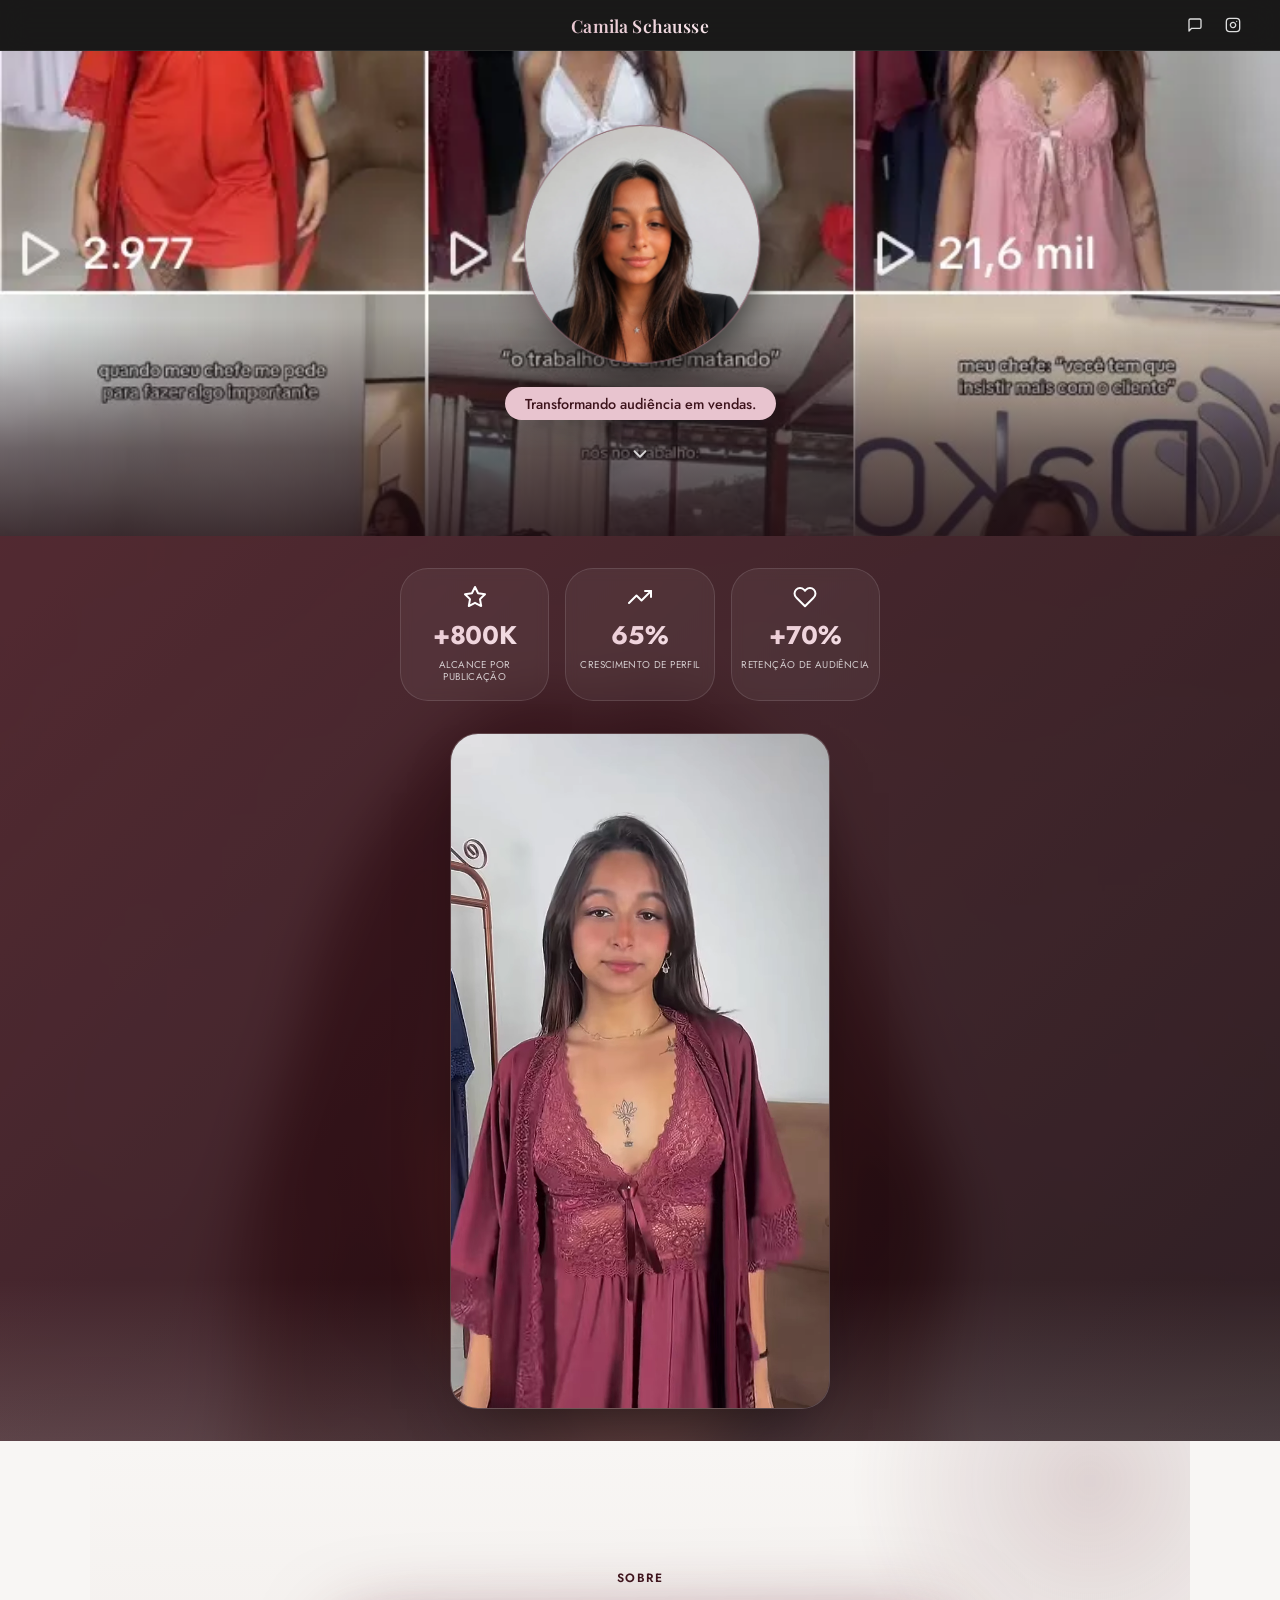
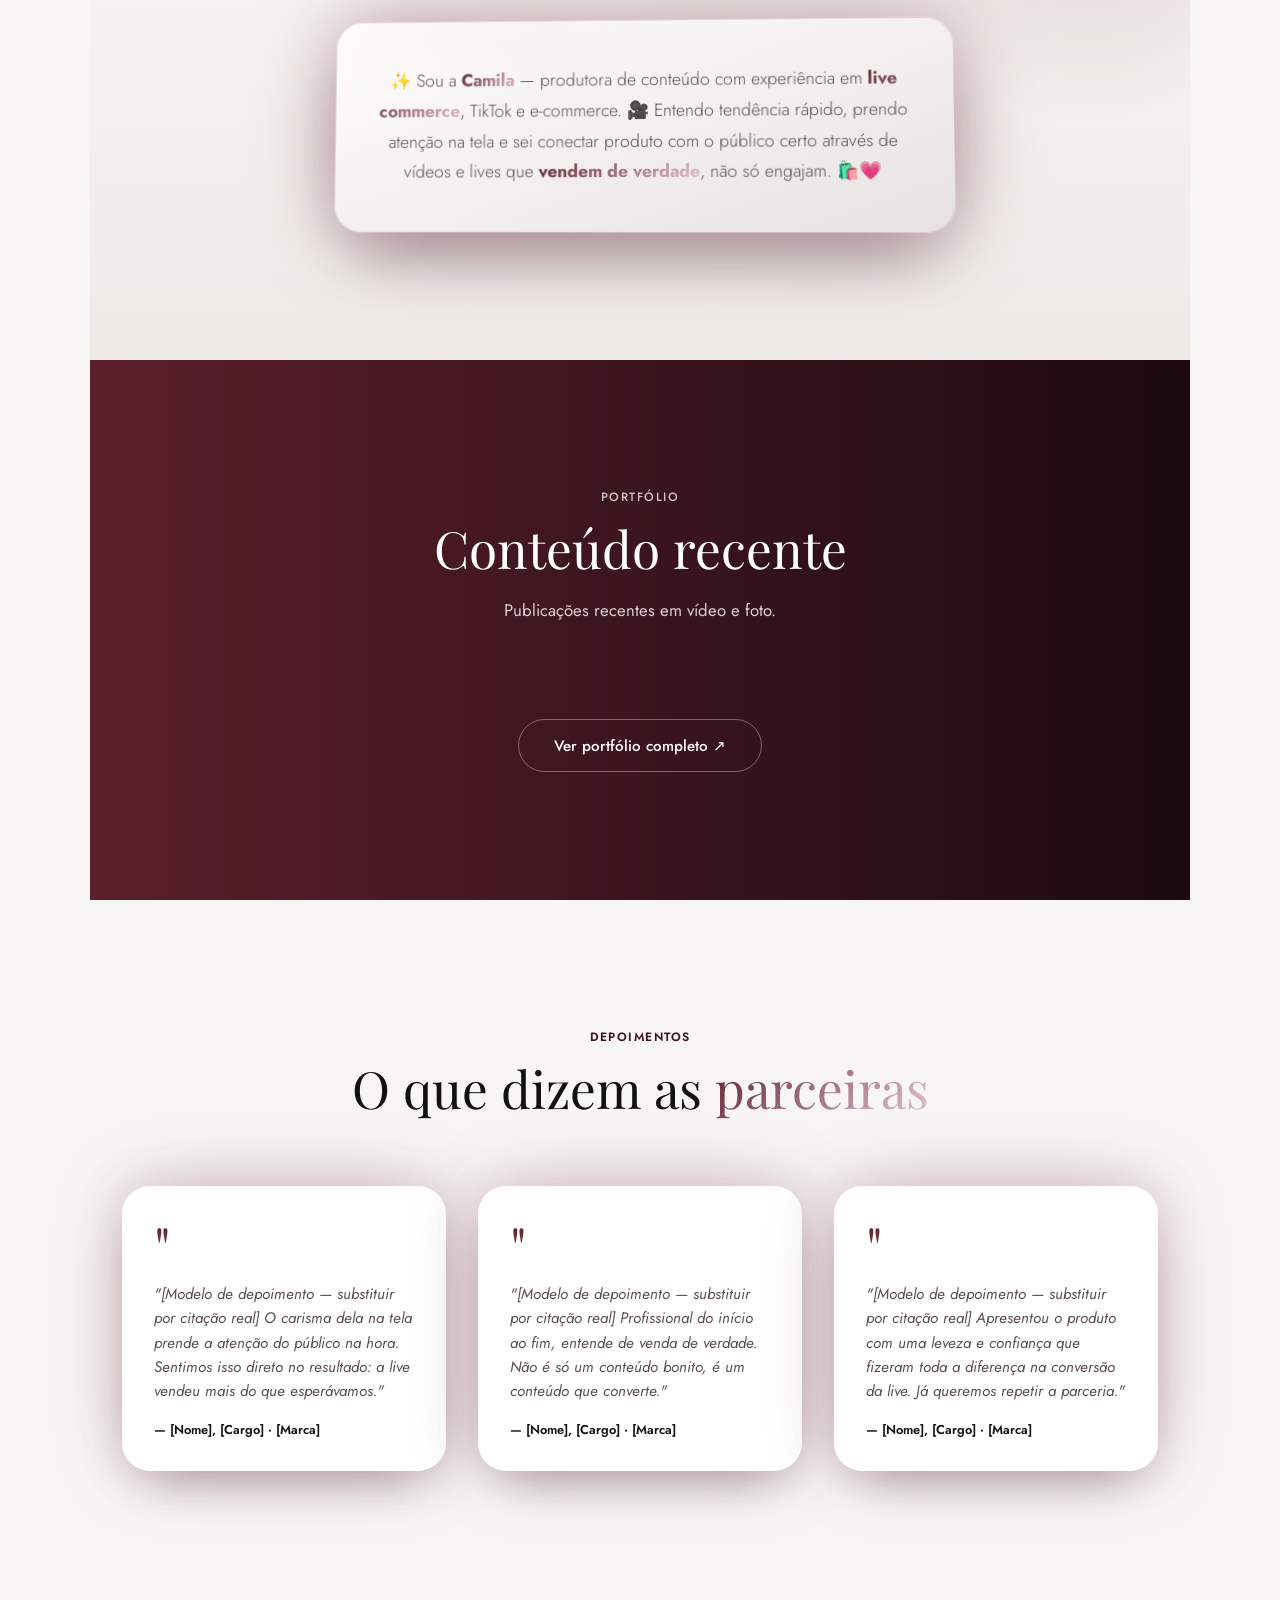
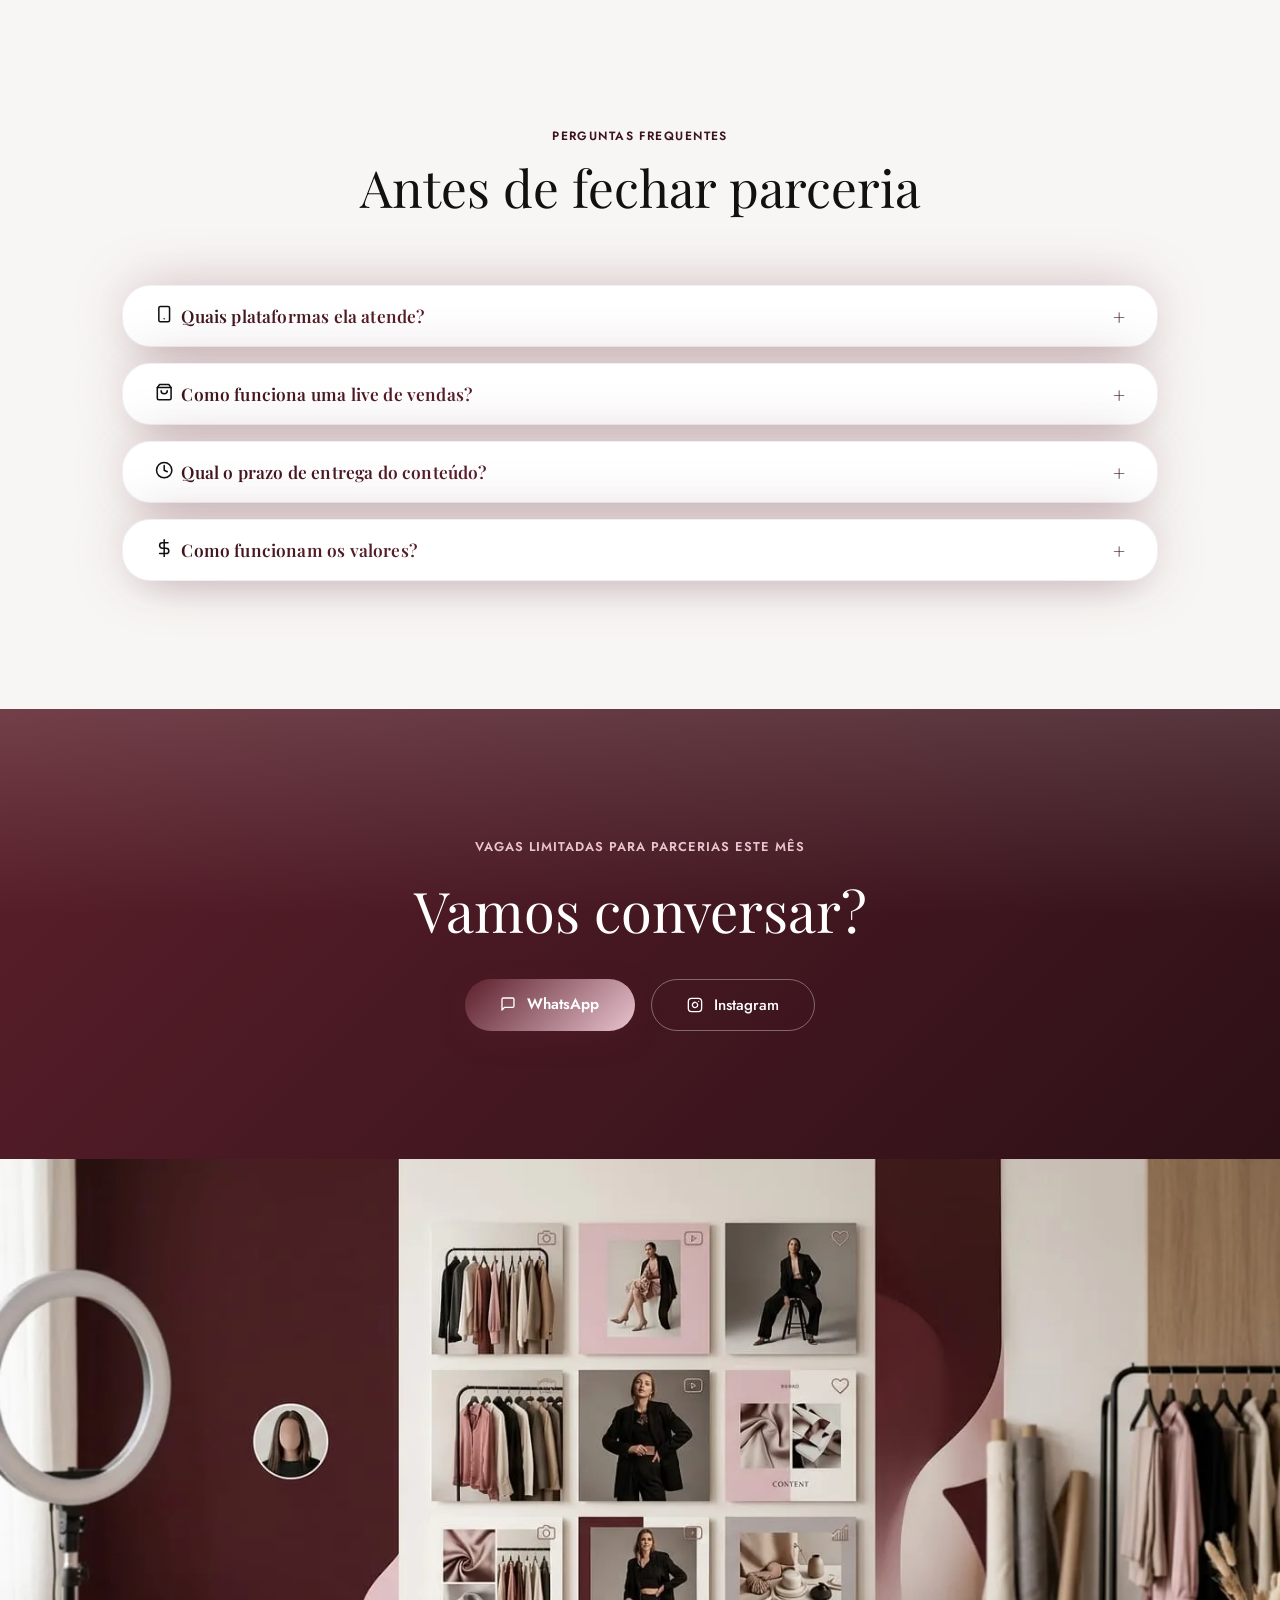
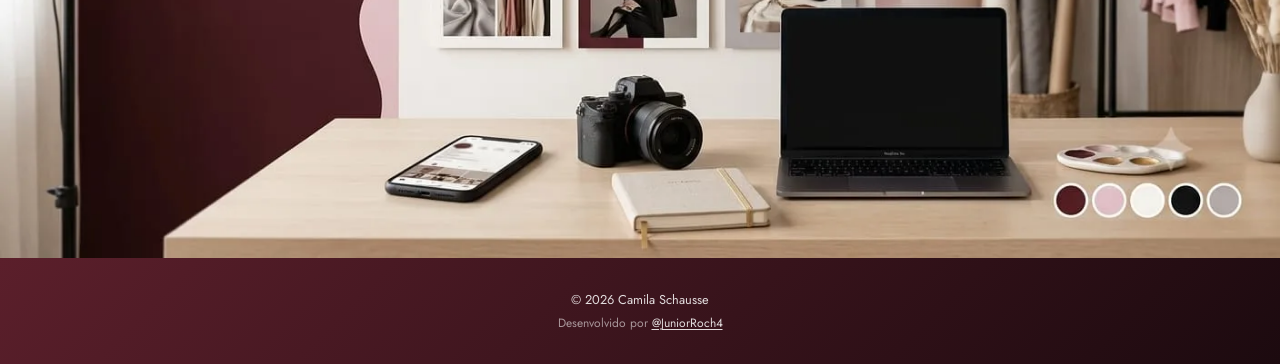
<file: index.html>
<!DOCTYPE html>
<html lang="pt-BR">
<head>
<meta charset="UTF-8">
<meta name="viewport" content="width=device-width, initial-scale=1.0, maximum-scale=1.0, user-scalable=no">
<title>Camila Schausse | Live Commerce & Conteúdo</title>
<meta name="description" content="Camila Schausse — produtora de conteúdo especializada em live commerce (TikTok), criação de vídeo e e-commerce. Parcerias e publicidade.">

<meta property="og:title" content="Camila Schausse | Live Commerce & Conteúdo">
<meta property="og:description" content="Produtora de conteúdo especializada em live commerce (TikTok), criação de vídeo e e-commerce.">
<meta property="og:type" content="website">

<link rel="preconnect" href="https://fonts.googleapis.com">
<link rel="preconnect" href="https://fonts.gstatic.com" crossorigin>
<link href="https://fonts.googleapis.com/css2?family=Playfair+Display:ital,wght@0,400;0,500;0,600;0,700;1,400;1,500;1,600&family=Jost:wght@300;400;500;600;700&display=swap" rel="stylesheet">

<link rel="stylesheet" href="css/style.css">
</head>
<body>

<!-- ========== HEADER ========== -->
<header class="site-header">
  <h1 class="site-header__name">Camila Schausse</h1>
  <nav class="site-header__menu" aria-label="Contato rápido">
    <a href="https://wa.me/5522996075002?text=Ol%C3%A1%2C%20Camila!%20Vi%20seu%20portf%C3%B3lio%20e%20tenho%20interesse%20em%20uma%20parceria%20de%20cria%C3%A7%C3%A3o%20de%20conte%C3%BAdos.%20Podemos%20conversar%3F" class="site-header__icon" target="_blank" rel="noopener" aria-label="WhatsApp">
      <svg viewBox="0 0 24 24" fill="none" stroke="currentColor" stroke-width="2" stroke-linecap="round" stroke-linejoin="round">
        <path d="M21 15a2 2 0 0 1-2 2H7l-4 4V5a2 2 0 0 1 2-2h14a2 2 0 0 1 2 2z"></path>
      </svg>
    </a>
    <a href="https://www.instagram.com/camila_schausse" class="site-header__icon" target="_blank" rel="noopener" aria-label="Instagram">
      <svg viewBox="0 0 24 24" fill="none" stroke="currentColor" stroke-width="2" stroke-linecap="round" stroke-linejoin="round">
        <rect x="2" y="2" width="20" height="20" rx="5" ry="5"></rect>
        <path d="M16 11.37A4 4 0 1 1 12.63 8 4 4 0 0 1 16 11.37z"></path>
        <line x1="17.5" y1="6.5" x2="17.51" y2="6.5"></line>
      </svg>
    </a>
  </nav>
</header>

<!-- ========== HERO ========== -->
<section class="hero" id="hero">
  <div class="hero__bg-photo" aria-hidden="true"></div>

  <div class="hero__stage">
    <div class="hero__photo-wrap">
      <div class="hero__photo-box">
        <img src="assets/camila-hero.webp" alt="Camila Schausse" class="hero__photo">
      </div>
    </div>

    <p class="hero__tagline-btn">Transformando audiência em vendas.</p>
  </div>

  <a href="#stats" class="scroll-arrow" aria-label="Rolar para baixo">
    <svg width="22" height="22" viewBox="0 0 24 24" fill="none" stroke="currentColor" stroke-width="2" stroke-linecap="round" stroke-linejoin="round">
      <path d="M6 9l6 6 6-6"></path>
    </svg>
  </a>
</section>

<!-- ========== MEDIA KIT / NÚMEROS ========== -->
<section class="stats" id="stats">
  <div class="stats__grid">
    <div class="stat-card reveal reveal--right">
      <span class="stat-card__icon" aria-hidden="true">
        <svg viewBox="0 0 24 24" fill="none" stroke="currentColor" stroke-width="2" stroke-linecap="round" stroke-linejoin="round"><polygon points="12 2 15.09 8.26 22 9.27 17 14.14 18.18 21.02 12 17.77 5.82 21.02 7 14.14 2 9.27 8.91 8.26 12 2"></polygon></svg>
      </span>
      <span class="stat-card__value">+800K</span>
      <span class="stat-card__label">Alcance por publicação</span>
    </div>
    <div class="stat-card reveal reveal--right">
      <span class="stat-card__icon" aria-hidden="true">
        <svg viewBox="0 0 24 24" fill="none" stroke="currentColor" stroke-width="2" stroke-linecap="round" stroke-linejoin="round"><polyline points="23 6 13.5 15.5 8.5 10.5 1 18"></polyline><polyline points="17 6 23 6 23 12"></polyline></svg>
      </span>
      <span class="stat-card__value">65%</span>
      <span class="stat-card__label">Crescimento de perfil</span>
    </div>
    <div class="stat-card reveal reveal--right">
      <span class="stat-card__icon" aria-hidden="true">
        <svg viewBox="0 0 24 24" fill="none" stroke="currentColor" stroke-width="2" stroke-linecap="round" stroke-linejoin="round"><path d="M20.84 4.61a5.5 5.5 0 0 0-7.78 0L12 5.67l-1.06-1.06a5.5 5.5 0 0 0-7.78 7.78l1.06 1.06L12 21.23l7.78-7.78 1.06-1.06a5.5 5.5 0 0 0 0-7.78z"></path></svg>
      </span>
      <span class="stat-card__value">+70%</span>
      <span class="stat-card__label">Retenção de audiência</span>
    </div>
  </div>

  <div class="stats__video reveal">
    <video class="stats__video-el" autoplay muted loop playsinline preload="auto" poster="assets/camila-hero.webp">
      <source src="assets/media-kit-reel.webm" type="video/webm">
      <source src="assets/media-kit-reel.mp4" type="video/mp4">
    </video>
  </div>
</section>

<!-- ========== SOBRE ========== -->
<section class="about" id="sobre">
  <div class="about__inner reveal">
    <p class="eyebrow eyebrow--dark">Sobre</p>

    <div class="about__card-wrap">
      <div class="about__card">
        <p class="about__text">
          ✨ Sou a <span class="hl">Camila</span> — produtora de conteúdo com experiência em
          <span class="hl">live commerce</span>, TikTok e e-commerce. 🎥
          Entendo tendência rápido, prendo atenção na tela e sei conectar produto com o público certo
          através de vídeos e lives que <span class="hl">vendem de verdade</span>, não só engajam. 🛍️💗
        </p>
      </div>
    </div>
  </div>
</section>

<!-- ========== PORTFÓLIO ========== -->
<section class="portfolio" id="portfolio">
  <p class="eyebrow">Portfólio</p>
  <h2 class="section-title">Conteúdo recente</h2>
  <p class="portfolio__desc">Publicações recentes em vídeo e foto.</p>

  <a href="portfolio-completo.html" class="btn btn--ghost-light portfolio__cta" target="_blank" rel="noopener">Ver portfólio completo ↗</a>
</section>

<!-- ========== DEPOIMENTOS ========== -->
<section class="testimonials" id="depoimentos">
  <p class="eyebrow eyebrow--dark">Depoimentos</p>
  <h2 class="section-title">O que dizem as <span class="hl-dark">parceiras</span></h2>

  <div class="testimonials__grid">
    <blockquote class="testimonial-card reveal reveal--right">
      <p>"[Modelo de depoimento — substituir por citação real] O carisma dela na tela prende a atenção do público na hora. Sentimos isso direto no resultado: a live vendeu mais do que esperávamos."</p>
      <footer>— [Nome], [Cargo] · [Marca]</footer>
    </blockquote>
    <blockquote class="testimonial-card reveal reveal--right">
      <p>"[Modelo de depoimento — substituir por citação real] Profissional do início ao fim, entende de venda de verdade. Não é só um conteúdo bonito, é um conteúdo que converte."</p>
      <footer>— [Nome], [Cargo] · [Marca]</footer>
    </blockquote>
    <blockquote class="testimonial-card reveal reveal--right">
      <p>"[Modelo de depoimento — substituir por citação real] Apresentou o produto com uma leveza e confiança que fizeram toda a diferença na conversão da live. Já queremos repetir a parceria."</p>
      <footer>— [Nome], [Cargo] · [Marca]</footer>
    </blockquote>
  </div>
</section>

<!-- ========== FAQ ========== -->
<section class="faq" id="faq">
  <p class="eyebrow eyebrow--dark">Perguntas frequentes</p>
  <h2 class="section-title">Antes de fechar parceria</h2>

  <div class="faq__list">
    <details class="faq-item reveal" name="faq-group">
      <summary><span class="faq-item__label"><span class="faq-item__icon"><svg viewBox="0 0 24 24" fill="none" stroke="currentColor" stroke-width="2" stroke-linecap="round" stroke-linejoin="round"><rect x="5" y="2" width="14" height="20" rx="2" ry="2"></rect><line x1="12" y1="18" x2="12.01" y2="18"></line></svg></span><span class="faq-item__q">Quais plataformas ela atende?</span></span></summary>
      <p>Principais redes sociais — Instagram, Facebook e TikTok, entre outras — além de produção de live commerce na Shopee e Kwai.</p>
    </details>
    <details class="faq-item reveal" name="faq-group">
      <summary><span class="faq-item__label"><span class="faq-item__icon"><svg viewBox="0 0 24 24" fill="none" stroke="currentColor" stroke-width="2" stroke-linecap="round" stroke-linejoin="round"><path d="M6 2 3 6v14a2 2 0 0 0 2 2h14a2 2 0 0 0 2-2V6l-3-4z"></path><line x1="3" y1="6" x2="21" y2="6"></line><path d="M16 10a4 4 0 0 1-8 0"></path></svg></span><span class="faq-item__q">Como funciona uma live de vendas?</span></span></summary>
      <p>Live commerce é a forma mais dinâmica de vender online: durante a transmissão ao vivo, sua marca apresenta os produtos, tira dúvidas em tempo real, cria ofertas e aumenta as vendas.</p>
    </details>
    <details class="faq-item reveal" name="faq-group">
      <summary><span class="faq-item__label"><span class="faq-item__icon"><svg viewBox="0 0 24 24" fill="none" stroke="currentColor" stroke-width="2" stroke-linecap="round" stroke-linejoin="round"><circle cx="12" cy="12" r="10"></circle><polyline points="12 6 12 12 16 14"></polyline></svg></span><span class="faq-item__q">Qual o prazo de entrega do conteúdo?</span></span></summary>
      <p>Cada projeto é único, por isso o prazo varia de acordo com a quantidade de conteúdos. Antes de iniciarmos, alinhamos as etapas e definimos um cronograma claro, garantindo a qualidade durante todo o processo.</p>
    </details>
    <details class="faq-item reveal" name="faq-group">
      <summary><span class="faq-item__label"><span class="faq-item__icon"><svg viewBox="0 0 24 24" fill="none" stroke="currentColor" stroke-width="2" stroke-linecap="round" stroke-linejoin="round"><line x1="12" y1="1" x2="12" y2="23"></line><path d="M17 5H9.5a3.5 3.5 0 0 0 0 7h5a3.5 3.5 0 0 1 0 7H6"></path></svg></span><span class="faq-item__q">Como funcionam os valores?</span></span></summary>
      <p>O investimento pode variar conforme o formato de trabalho. Lives são calculadas em horas de parceria, ou fechamos um pacote por um preço justo na produção de conteúdos mensais ou semanais, conforme a necessidade de cada cliente.</p>
    </details>
  </div>
</section>

<!-- ========== CTA FINAL ========== -->
<section class="cta" id="cta">
  <div class="cta__inner">
    <p class="cta__urgency reveal">Vagas limitadas para parcerias este mês</p>
    <h2 class="cta__title reveal">Vamos conversar?</h2>
    <div class="cta__buttons reveal">
      <a href="https://wa.me/5522996075002?text=Ol%C3%A1%2C%20Camila!%20Vi%20seu%20portf%C3%B3lio%20e%20tenho%20interesse%20em%20uma%20parceria%20de%20cria%C3%A7%C3%A3o%20de%20conte%C3%BAdos.%20Podemos%20conversar%3F" class="btn btn--primary-grad" target="_blank" rel="noopener"><svg viewBox="0 0 24 24" fill="none" stroke="currentColor" stroke-width="2" stroke-linecap="round" stroke-linejoin="round"><path d="M21 15a2 2 0 0 1-2 2H7l-4 4V5a2 2 0 0 1 2-2h14a2 2 0 0 1 2 2z"></path></svg> WhatsApp</a>
      <a href="https://www.instagram.com/camila_schausse" class="btn btn--ghost-light" target="_blank" rel="noopener"><svg viewBox="0 0 24 24" fill="none" stroke="currentColor" stroke-width="2" stroke-linecap="round" stroke-linejoin="round"><rect x="2" y="2" width="20" height="20" rx="5" ry="5"></rect><path d="M16 11.37A4 4 0 1 1 12.63 8 4 4 0 0 1 16 11.37z"></path><line x1="17.5" y1="6.5" x2="17.51" y2="6.5"></line></svg> Instagram</a>
    </div>
  </div>
  <img src="assets/footer-studio.webp" alt="" class="cta__art reveal" loading="lazy">
</section>

<footer class="footer">
  <p class="footer__copy">&copy; 2026 Camila Schausse</p>
  <p class="footer__credit">Desenvolvido por <a href="https://github.com/JuniorRoch4" target="_blank" rel="noopener">@JuniorRoch4</a></p>
</footer>

<a href="https://wa.me/5522996075002?text=Ol%C3%A1%2C%20Camila!%20Vi%20seu%20portf%C3%B3lio%20e%20tenho%20interesse%20em%20uma%20parceria%20de%20cria%C3%A7%C3%A3o%20de%20conte%C3%BAdos.%20Podemos%20conversar%3F" class="floating-cta" target="_blank" rel="noopener" aria-label="Falar no WhatsApp">
  <svg width="24" height="24" viewBox="0 0 24 24" fill="none" stroke="currentColor" stroke-width="2" stroke-linecap="round" stroke-linejoin="round">
    <path d="M21 15a2 2 0 0 1-2 2H7l-4 4V5a2 2 0 0 1 2-2h14a2 2 0 0 1 2 2z"></path>
  </svg>
</a>

<script src="js/script.js"></script>
</body>
</html>
</file>
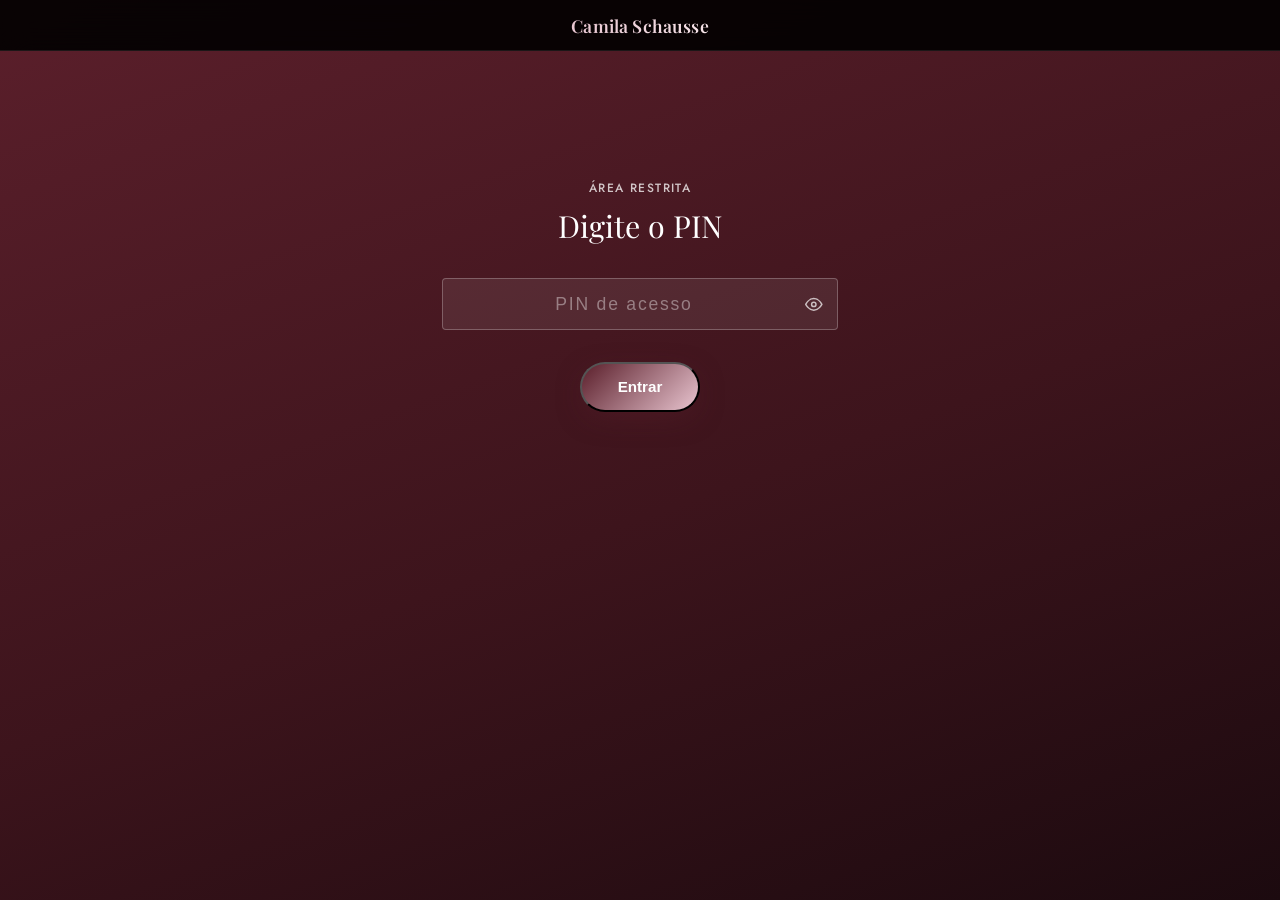
<file: upload.html>
<!DOCTYPE html>
<html lang="pt-BR">
<head>
<meta charset="UTF-8">
<meta name="viewport" content="width=device-width, initial-scale=1.0, maximum-scale=1.0, user-scalable=no">
<meta name="robots" content="noindex, nofollow">
<title>Upload de portfólio | Camila Schausse</title>

<link rel="preconnect" href="https://fonts.googleapis.com">
<link rel="preconnect" href="https://fonts.gstatic.com" crossorigin>
<link href="https://fonts.googleapis.com/css2?family=Playfair+Display:ital,wght@0,400;0,500;0,600;0,700;1,400;1,500;1,600&family=Jost:wght@300;400;500;600;700&display=swap" rel="stylesheet">

<link rel="stylesheet" href="css/style.css">
<link rel="stylesheet" href="css/upload.css">
</head>
<body class="upload-page">

<header class="site-header">
  <h1 class="site-header__name">Camila Schausse</h1>
</header>

<main class="upload">
  <div class="upload__pin-gate" id="pinGate">
    <p class="eyebrow">Área restrita</p>
    <h2 class="upload__title">Digite o PIN</h2>
    <div class="upload__pin-wrap">
      <input type="password" id="pinInput" placeholder="PIN de acesso" class="upload__pin-input" autocomplete="off">
      <button type="button" class="upload__pin-toggle" id="pinToggle" aria-label="Mostrar PIN" aria-pressed="false"><svg viewBox="0 0 24 24" fill="none" stroke="currentColor" stroke-width="2" stroke-linecap="round" stroke-linejoin="round"><path d="M1 12s4-8 11-8 11 8 11 8-4 8-11 8-11-8-11-8z"></path><circle cx="12" cy="12" r="3"></circle></svg></button>
    </div>
    <button class="btn btn--primary-grad" id="pinSubmit">Entrar</button>
    <p class="upload__pin-error" id="pinError" hidden>PIN incorreto, tenta de novo.</p>
  </div>

  <div class="upload__widget" id="uploadArea" hidden>
    <p class="eyebrow">Portfólio</p>
    <h2 class="upload__title">Adicionar foto ou vídeo</h2>
    <p class="upload__hint">Escolha da galeria ou grave na hora pela câmera. Assim que o envio terminar, aparece no site automaticamente.</p>
    <button class="btn btn--primary-grad" id="openWidget">Selecionar arquivo</button>
    <ul class="upload__list" id="uploadList"></ul>

    <div class="upload__manage">
      <p class="eyebrow">Gerenciar</p>
      <h2 class="upload__title upload__title--sm">Conteúdo publicado</h2>
      <p class="upload__hint">Toque no 🗑️ pra remover algo do site.</p>
      <div class="upload__manage-grid" id="manageGrid"></div>
      <p class="upload__manage-empty" id="manageEmpty" hidden>Nada publicado ainda.</p>
    </div>
  </div>
</main>

<script src="https://upload-widget.cloudinary.com/global/all.js" type="text/javascript"></script>
<script src="js/cloudinary-config.js"></script>
<script src="js/upload.js"></script>
</body>
</html>
</file>
<file: css/style.css>
/* ===================================================
   DESIGN TOKENS
=================================================== */
:root {
  /* paleta de marca: vinho + rosé pastel + neutros quentes
     (lembra marcas premium de moda, cosméticos e joalherias) */
  --color-void:       #1C0A0F;
  --color-void-rgb:   28, 10, 15;
  --color-void-2:     #3D141C;
  --color-base:       #F8F6F4;
  --color-base-dark:  #EFE9E6;
  --color-ink:        #111111;
  --color-ink-soft:   #5C4F51;
  --color-taupe:      #B9B1B3;

  --grad-violet:     #5B1F2B;
  --grad-violet-deep:#3D141C;
  --grad-violet-rgb: 91, 31, 43;
  --grad-pink:       #E8C4CF;
  --grad-pink-pale:  #F6E4E9;
  --grad-pink-rgb:   232, 196, 207;

  --gradient-primary: linear-gradient(135deg, var(--grad-violet), var(--grad-pink));
  --gradient-warm:     linear-gradient(135deg, var(--grad-pink), var(--grad-pink-pale));
  /* degradê puxando para bem claro — usado em faixas/fundos */
  --gradient-fade:     linear-gradient(180deg, var(--grad-violet) 0%, var(--grad-pink) 55%, var(--grad-pink-pale) 100%);

  /* tons pastel derivados do gradiente, usados na faixa de CTA final */
  --pearl-1: #F3DCE3;
  --pearl-2: #F8F6F4;
  --pearl-3: #FFFFFF;

  /* cor base do brilho atrás dos cards no hover */
  --glow: 91, 31, 43;

  --font-display: 'Playfair Display', serif;
  --font-body: 'Jost', -apple-system, sans-serif;

  --space-xs: 0.5rem;
  --space-sm: 1rem;
  --space-md: 2rem;
  --space-lg: 4rem;
  --space-xl: 8rem;

  --radius-sm: 4px;
  --radius-lg: 28px;

  --ease: cubic-bezier(0.22, 1, 0.36, 1);
}

@media (prefers-reduced-motion: reduce) {
  *, *::before, *::after {
    animation-duration: 0.01ms !important;
    animation-iteration-count: 1 !important;
    transition-duration: 0.01ms !important;
  }
}

/* ===================================================
   RESET
=================================================== */
* { margin: 0; padding: 0; box-sizing: border-box; -webkit-tap-highlight-color: transparent; }

html { scroll-behavior: smooth; }

body {
  font-family: var(--font-body);
  color: var(--color-ink);
  background: var(--color-base);
  -webkit-font-smoothing: antialiased;
  overflow-x: hidden;
}

a { text-decoration: none; color: inherit; }

img, video { max-width: 100%; display: block; }

.eyebrow {
  font-size: 0.75rem;
  letter-spacing: 0.12em;
  text-transform: uppercase;
  color: rgba(255,255,255,0.75);
  font-weight: 500;
}

.eyebrow--dark {
  color: var(--grad-violet-deep);
  font-weight: 600;
}

.section-title {
  font-family: var(--font-display);
  font-weight: 400;
  font-size: clamp(2rem, 5vw, 3.2rem);
  margin-top: var(--space-xs);
  margin-bottom: var(--space-lg);
}

.hl {
  background: var(--gradient-warm);
  -webkit-background-clip: text;
  background-clip: text;
  color: transparent;
  font-weight: 600;
}

.hl-dark {
  background: var(--gradient-primary);
  -webkit-background-clip: text;
  background-clip: text;
  color: transparent;
}

.section-note {
  margin-top: var(--space-md);
  font-size: 0.75rem;
  color: var(--color-taupe);
  font-style: italic;
  text-align: center;
}

/* ===================================================
   REVEAL ON SCROLL (genérico)
=================================================== */
.reveal {
  opacity: 0;
  transform: translateY(24px);
  transition: opacity 0.7s var(--ease), transform 0.7s var(--ease);
}

.reveal.is-visible {
  opacity: 1;
  transform: translateY(0);
}

/* tudo sobe de baixo pra cima, de forma consistente */
.reveal--right {
  transform: translateY(24px);
}

.reveal--right.is-visible {
  transform: translateY(0);
}

/* ===================================================
   SITE HEADER
=================================================== */
.site-header {
  position: sticky;
  top: 0;
  z-index: 50;
  display: flex;
  align-items: center;
  justify-content: center;
  padding: 0.85rem var(--space-md);
  background: rgba(0,0,0,0.9);
  backdrop-filter: blur(14px);
  -webkit-backdrop-filter: blur(14px);
  border-bottom: 1px solid rgba(255,255,255,0.08);
  transition: background 0.35s var(--ease), border-color 0.35s var(--ease), backdrop-filter 0.35s var(--ease);
}

.site-header--scrolled {
  background: rgba(255,255,255,0.06);
  border-bottom-color: rgba(255,255,255,0.1);
  backdrop-filter: blur(18px) saturate(140%);
  -webkit-backdrop-filter: blur(18px) saturate(140%);
}

.site-header__name {
  font-family: var(--font-display);
  font-weight: 600;
  font-size: 1.1rem;
  letter-spacing: 0.01em;
  background: var(--gradient-warm);
  -webkit-background-clip: text;
  background-clip: text;
  color: transparent;
  transition: color 0.35s var(--ease);
}

.site-header--scrolled .site-header__name {
  background: none;
  -webkit-background-clip: unset;
  background-clip: unset;
  color: #000;
}

.site-header__menu {
  position: absolute;
  right: var(--space-md);
  top: 50%;
  transform: translateY(-50%);
  display: flex;
  align-items: center;
  gap: 0.5rem;
}

.site-header__icon {
  display: flex;
  align-items: center;
  justify-content: center;
  width: 30px;
  height: 30px;
  border-radius: 50%;
  color: #fff;
  opacity: 0.85;
  transition: opacity 0.3s var(--ease), color 0.35s var(--ease), background 0.3s var(--ease);
}

.site-header__icon svg {
  width: 16px;
  height: 16px;
}

.site-header__icon:hover {
  opacity: 1;
  background: rgba(255,255,255,0.1);
}

.site-header--scrolled .site-header__icon {
  color: #000;
}

.site-header--scrolled .site-header__icon:hover {
  background: rgba(0,0,0,0.08);
}

/* ===================================================
   HERO
=================================================== */
.hero {
  position: relative;
  display: flex;
  flex-direction: column;
  align-items: center;
  justify-content: center;
  /* fundo editorial: vinho profundo + manchas orgânicas em rosé pastel, sem cara de "tech" */
  background:
    radial-gradient(ellipse 40% 30% at 78% 8%, rgba(255,255,255,0.10) 0%, transparent 60%),
    radial-gradient(ellipse 60% 50% at 14% 8%, rgba(var(--grad-pink-rgb),0.32) 0%, transparent 62%),
    radial-gradient(ellipse 55% 46% at 90% 26%, rgba(var(--grad-pink-rgb),0.22) 0%, transparent 65%),
    radial-gradient(ellipse 85% 55% at 50% 112%, rgba(var(--grad-pink-rgb),0.16) 0%, transparent 70%),
    linear-gradient(160deg, var(--grad-violet) 0%, var(--grad-violet-deep) 48%, var(--color-void) 100%);
  color: #fff;
  overflow: hidden;
  padding: clamp(2.5rem, 7vw, 4rem) var(--space-md);
}

.hero::before {
  /* leve granulação / textura de papel fino */
  content: '';
  position: absolute;
  inset: 0;
  z-index: 1;
  background-image: url("data:image/svg+xml,%3Csvg xmlns='http://www.w3.org/2000/svg' width='140' height='140'%3E%3Cfilter id='n'%3E%3CfeTurbulence type='fractalNoise' baseFrequency='0.9' numOctaves='2' stitchTiles='stitch'/%3E%3CfeColorMatrix type='saturate' values='0'/%3E%3C/filter%3E%3Crect width='100%25' height='100%25' filter='url(%23n)'/%3E%3C/svg%3E");
  opacity: 0.05;
  mix-blend-mode: overlay;
  pointer-events: none;
}

.hero::after {
  /* sombra orgânica suave, tipo folhagem — discreta, sem literalizar a folha */
  content: '';
  position: absolute;
  z-index: 1;
  width: 560px;
  height: 560px;
  left: -130px;
  bottom: -170px;
  background:
    radial-gradient(ellipse 70% 38% at 30% 60%, rgba(0,0,0,0.32) 0%, transparent 65%),
    radial-gradient(ellipse 55% 30% at 62% 38%, rgba(0,0,0,0.24) 0%, transparent 65%);
  transform: rotate(-18deg);
  filter: blur(20px);
  pointer-events: none;
}

.hero__bg-photo {
  /* preenche a caixa toda, atrás do card da foto principal — sem overlay/sombra por cima */
  position: absolute;
  inset: 0;
  z-index: 2;
  background: url('../assets/hero-tiktok-grid.webp') center / cover no-repeat;
}

.hero__bg-photo::after {
  /* scrim só embaixo, pra legenda/botão ficarem legíveis — topo/card da foto seguem sem sombra */
  content: '';
  position: absolute;
  inset: 0;
  background: linear-gradient(180deg, transparent 0%, transparent 55%, rgba(28,10,15,0.6) 82%, rgba(28,10,15,0.82) 100%);
}

.hero__stage {
  position: relative;
  z-index: 3;
  display: flex;
  flex-direction: column;
  align-items: center;
  text-align: center;
  gap: var(--space-sm);
  max-width: 560px;
  width: 100%;
}

/* entrada do hero ao carregar a página: sobe de baixo pra cima, em cascata */
.hero__stage > * {
  opacity: 0;
  animation: riseIn 0.8s var(--ease) forwards;
}

.hero__stage > *:nth-child(1) { animation-delay: 0.05s; }
.hero__stage > *:nth-child(2) { animation-delay: 0.15s; }
.hero__stage > *:nth-child(3) { animation-delay: 0.25s; }
.hero__stage > *:nth-child(4) { animation-delay: 0.35s; }
.hero__stage > *:nth-child(5) { animation-delay: 0.45s; }
.hero__stage > *:nth-child(6) { animation-delay: 0.55s; }

@keyframes riseIn {
  from { opacity: 0; transform: translateY(24px); }
  to { opacity: 1; transform: translateY(0); }
}

.badge {
  font-size: 0.7rem;
  font-weight: 500;
  letter-spacing: 0.04em;
  padding: 0.35rem 0.8rem;
  border-radius: 999px;
  background: rgba(255,255,255,0.08);
  border: 1px solid rgba(255,255,255,0.2);
  color: rgba(255,255,255,0.85);
}

/* card da foto "saltando" da tela em 3D — sem moldura colorida,
   tilt sutil via JS (script.js) ao passar o mouse/dedo por cima */
.hero__photo-wrap {
  perspective: 1200px;
  margin: var(--space-xs) 0;
}

.hero__photo-box {
  width: min(58vw, 240px);
  aspect-ratio: 1 / 1;
  border-radius: 50%;
  overflow: hidden;
  background: var(--color-void-2);
  border: 1.5px solid rgba(var(--grad-pink-rgb), 0.5);
  transform: rotateX(6deg) rotateY(-10deg);
  transform-style: preserve-3d;
  box-shadow:
    8px 14px 24px -10px rgba(0,0,0,0.35),
    0 40px 70px -20px rgba(0,0,0,0.5),
    0 0 0 1px rgba(255,255,255,0.08);
  transition: transform 0.4s var(--ease), box-shadow 0.4s var(--ease);
  will-change: transform;
}

.hero__photo {
  width: 100%;
  height: 100%;
  object-fit: cover;
  object-position: top center;
}

.hero__tagline-btn {
  display: inline-block;
  padding: 0.4rem 1.25rem;
  border-radius: 999px;
  background: var(--grad-pink);
  color: var(--grad-violet-deep);
  font-size: 0.9rem;
  font-weight: 500;
  box-shadow: 0 12px 30px -12px rgba(0,0,0,0.5);
}

.scroll-arrow {
  position: relative;
  z-index: 3;
  display: flex;
  align-items: center;
  justify-content: center;
  width: 36px;
  height: 36px;
  margin: var(--space-sm) auto 0;
  color: rgba(255,255,255,0.8);
  animation: scrollArrowBounce 1.8s ease-in-out infinite;
}

@keyframes scrollArrowBounce {
  0%, 100% { transform: translateY(0); }
  50% { transform: translateY(7px); }
}

/* ===================================================
   SHARED SECTION LAYOUT
=================================================== */
.stats, .about, .portfolio, .testimonials, .faq {
  padding: var(--space-xl) var(--space-md);
  max-width: 1100px;
  margin: 0 auto;
}

/* ===================================================
   MEDIA KIT / STATS
   fundo atmosférico com a foto real dela (borrada) — quando
   chegarem mais fotos de produção, trocar por uma montagem real
=================================================== */
.stats {
  position: relative;
  overflow: hidden;
  /* gradiente vinho iluminando a caixa inteira, sem canto escuro sobrando */
  background: linear-gradient(135deg, var(--grad-violet) 0%, var(--color-void) 100%);
  max-width: none;
  text-align: center;
  color: #fff;
  padding: var(--space-md) var(--space-md);
}

.stats::before {
  content: '';
  position: absolute;
  inset: 0;
  background-image: url('../assets/camila-hero.webp');
  background-size: cover;
  background-position: top center;
  filter: blur(22px) saturate(1.2);
  transform: scale(1.15);
  opacity: 0.15;
}

.stats::after {
  content: '';
  position: absolute;
  inset: 0;
  /* tom uniforme e leve, só pra unificar com a textura da foto, com clareamento cinza suave na base
     pra aproximar o vinho do fundo claro da seção Sobre logo abaixo */
  background:
    linear-gradient(180deg, transparent 82%, rgba(248,246,244,0.15) 100%),
    rgba(28,10,15,0.3);
}

.stats > * {
  position: relative;
  z-index: 2;
}

/* vídeo em destaque — ocupa quase a caixa toda, métricas viram um detalhe pequeno acima */
.stats__video {
  width: min(100%, 380px);
  aspect-ratio: 9 / 16;
  margin: 0 auto;
  border-radius: var(--radius-lg);
  overflow: hidden;
  background: rgba(255,255,255,0.05);
  border: 1px solid rgba(255,255,255,0.14);
  box-shadow: 0 30px 60px -30px rgba(0,0,0,0.6);
}

.stats__video-el {
  width: 100%;
  height: 100%;
  object-fit: cover;
  display: block;
  /* zoom sutil pra cortar a margem preta da lateral do vídeo original */
  transform: scale(1.12);
}

.stats__grid {
  display: grid;
  grid-template-columns: repeat(3, minmax(0, 1fr));
  gap: var(--space-sm);
  max-width: 480px;
  margin: 0 auto var(--space-md);
}

.stat-card {
  padding: var(--space-sm) var(--space-xs);
  border-radius: var(--radius-lg);
  background: rgba(255,255,255,0.05);
  border: 1px solid rgba(255,255,255,0.12);
  backdrop-filter: blur(6px);
  transition: transform 0.35s var(--ease), border-color 0.35s var(--ease), box-shadow 0.35s var(--ease);
}

.stat-card:hover, .stat-card:active {
  transform: translateY(-6px);
  border-color: rgba(255,255,255,0.35);
  box-shadow: 0 20px 45px -20px rgba(0,0,0,0.6);
}

.stat-card__icon {
  display: block;
  margin-bottom: 0.3rem;
  line-height: 1;
}

.stat-card__icon svg {
  width: clamp(1.2rem, 3.5vw, 1.5rem);
  height: clamp(1.2rem, 3.5vw, 1.5rem);
}

.stat-card__value {
  display: block;
  font-family: var(--font-body);
  font-size: clamp(1.2rem, 3.6vw, 1.6rem);
  background: var(--gradient-warm);
  -webkit-background-clip: text;
  background-clip: text;
  color: transparent;
  font-weight: 700;
  letter-spacing: -0.01em;
}

.stat-card__label {
  display: block;
  margin-top: 0.3rem;
  font-size: 0.62rem;
  color: rgba(255,255,255,0.75);
  text-transform: uppercase;
  letter-spacing: 0.04em;
  line-height: 1.3;
}

/* ===================================================
   ABOUT
=================================================== */
.about {
  position: relative;
  overflow: hidden;
  text-align: center;
  background: linear-gradient(180deg, var(--color-base) 0%, var(--color-base-dark) 100%);
}

.about::before {
  content: '';
  position: absolute;
  width: 480px;
  height: 480px;
  border-radius: 50%;
  background: radial-gradient(circle, rgba(var(--glow),0.16), transparent 70%);
  top: -200px;
  right: -140px;
  filter: blur(6px);
  pointer-events: none;
}

.about__inner { position: relative; max-width: 620px; margin: 0 auto; }

.about__card-wrap {
  perspective: 1400px;
  margin-top: var(--space-md);
}

.about__card {
  position: relative;
  padding: clamp(1.75rem, 5vw, 2.75rem);
  border-radius: var(--radius-lg);
  background:
    radial-gradient(ellipse 70% 60% at 20% 0%, rgba(var(--grad-pink-rgb),0.12) 0%, transparent 60%),
    linear-gradient(160deg, #ffffff 0%, #f2efed 55%, #e7e2df 100%);
  border: 1.5px solid rgba(0,0,0,0.06);
  box-shadow:
    0 0 45px -5px rgba(var(--grad-pink-rgb), 0.6),
    0 0 85px -10px rgba(var(--grad-violet-rgb), 0.55),
    0 40px 70px -25px rgba(var(--color-void-rgb), 0.35),
    0 0 0 1px rgba(255,255,255,0.5);
  transform: rotateX(4deg) rotateY(-4deg);
  transform-style: preserve-3d;
  transition: transform 0.4s var(--ease), box-shadow 0.4s var(--ease);
}

.about__card:hover {
  transform: rotateX(1deg) rotateY(-1deg) translateY(-4px);
  box-shadow:
    0 0 60px -4px rgba(var(--grad-pink-rgb), 0.8),
    0 0 110px -8px rgba(var(--grad-violet-rgb), 0.7),
    0 45px 80px -22px rgba(var(--color-void-rgb), 0.4),
    0 0 0 1px rgba(255,255,255,0.5);
}

.about__text {
  font-size: 1.1rem;
  line-height: 1.75;
  color: var(--color-ink-soft);
  font-weight: 300;
}

.about__text .hl {
  background: var(--gradient-primary);
  -webkit-background-clip: text;
  background-clip: text;
  color: transparent;
  font-weight: 700;
}

/* ===================================================
   PORTFOLIO
=================================================== */
.portfolio {
  text-align: center;
  color: #fff;
  /* mesma família vinho do resto do site, degradê da esquerda pra direita */
  background: linear-gradient(90deg, var(--grad-violet) 0%, var(--color-void) 100%);
}

.portfolio .section-title {
  margin-bottom: var(--space-sm);
}

.portfolio__desc {
  max-width: 480px;
  margin: 0 auto var(--space-lg);
  color: rgba(255,255,255,0.8);
  font-size: 1.05rem;
  line-height: 1.5;
}

/* só as 2 publicações mais recentes — cards verticais estilo Reels/TikTok */
.portfolio__grid {
  display: grid;
  grid-template-columns: repeat(2, 1fr);
  gap: var(--space-sm);
  text-align: left;
}

.portfolio__card {
  position: relative;
  aspect-ratio: 9 / 16;
  border-radius: var(--radius-lg);
  overflow: hidden;
  cursor: pointer;
  box-shadow: 0 20px 40px -28px rgba(22,18,28,0.3);
  transition: box-shadow 0.4s var(--ease);
}

@media (min-width: 640px) {
  .portfolio__grid {
    max-width: 620px;
    margin: 0 auto;
  }

  /* galeria completa: sem limite de coluna, cresce conforme o conteúdo */
  .portfolio--full .portfolio__grid {
    max-width: none;
    grid-template-columns: repeat(auto-fill, minmax(160px, 1fr));
  }
}

.portfolio__card:hover, .portfolio__card:active {
  box-shadow: 0 28px 60px -24px rgba(var(--glow),0.4);
}

.portfolio__card::after {
  content: '';
  position: absolute;
  inset: 0;
  background: linear-gradient(180deg, transparent 45%, rgba(28,10,15,0.8));
  opacity: 0;
  transition: opacity 0.4s var(--ease);
}

.portfolio__card:hover::after {
  opacity: 1;
}

.portfolio__media {
  width: 100%;
  height: 100%;
  object-fit: cover;
  display: block;
  background: var(--color-base-dark);
  transition: transform 0.5s var(--ease);
}

.portfolio__card:hover .portfolio__media {
  transform: scale(1.06);
}

.portfolio__mute {
  position: absolute;
  top: 0.6rem;
  right: 0.6rem;
  z-index: 2;
  width: 30px;
  height: 30px;
  display: flex;
  align-items: center;
  justify-content: center;
  border-radius: 50%;
  background: rgba(28,10,15,0.55);
  color: #fff;
  pointer-events: none;
}

.portfolio__mute svg {
  width: 15px;
  height: 15px;
}

.portfolio__empty {
  color: rgba(255,255,255,0.7);
  font-size: 0.95rem;
  margin-top: var(--space-sm);
}

.portfolio__cta {
  display: inline-block;
  margin-top: var(--space-md);
}

/* ===================================================
   DEPOIMENTOS
=================================================== */
.testimonials {
  text-align: center;
}

.testimonials__grid {
  display: grid;
  grid-template-columns: repeat(auto-fit, minmax(260px, 1fr));
  gap: var(--space-md);
  text-align: left;
  perspective: 1400px;
}

.testimonial-card {
  background: #fff;
  border-radius: var(--radius-lg);
  padding: var(--space-md);
  box-shadow:
    0 0 40px -8px rgba(var(--grad-pink-rgb), 0.55),
    0 0 75px -12px rgba(var(--grad-violet-rgb), 0.45),
    0 25px 50px -26px rgba(var(--color-void-rgb), 0.35);
  position: relative;
  transform: rotateX(4deg) rotateY(-4deg);
  transform-style: preserve-3d;
  transition: transform 0.4s var(--ease), box-shadow 0.4s var(--ease);
}

.testimonial-card:hover, .testimonial-card:active {
  transform: rotateX(1deg) rotateY(-1deg) translateY(-8px);
  box-shadow:
    0 0 55px -4px rgba(var(--grad-pink-rgb), 0.75),
    0 0 100px -8px rgba(var(--grad-violet-rgb), 0.65),
    0 35px 65px -22px rgba(var(--color-void-rgb), 0.42);
}

.testimonial-card::before {
  content: '"';
  font-family: var(--font-display);
  font-size: 3.5rem;
  line-height: 1;
  background: var(--gradient-primary);
  -webkit-background-clip: text;
  background-clip: text;
  color: transparent;
  display: block;
  margin-bottom: var(--space-xs);
}

.testimonial-card p {
  font-size: 0.95rem;
  line-height: 1.6;
  color: var(--color-ink-soft);
  font-style: italic;
}

.testimonial-card footer {
  margin-top: var(--space-sm);
  font-size: 0.8rem;
  font-weight: 600;
  color: var(--color-ink);
}

/* ===================================================
   FAQ
=================================================== */
.faq {
  text-align: center;
}

.faq__list {
  text-align: left;
  display: flex;
  flex-direction: column;
  gap: var(--space-sm);
  perspective: 1400px;
}

.faq-item {
  position: relative;
  background: #fff;
  border: 1px solid rgba(0,0,0,0.06);
  border-radius: var(--radius-lg);
  padding: var(--space-sm) var(--space-md);
  transform: rotateX(3deg) rotateY(-3deg);
  transform-style: preserve-3d;
  box-shadow:
    0 0 35px -10px rgba(var(--grad-pink-rgb), 0.5),
    0 0 65px -14px rgba(var(--grad-violet-rgb), 0.4),
    0 18px 36px -24px rgba(var(--color-void-rgb), 0.3);
  transition: transform 0.35s var(--ease), box-shadow 0.35s var(--ease);
}

.faq-item:hover, .faq-item:active {
  transform: rotateX(1deg) rotateY(-1deg) translateY(-4px);
  box-shadow:
    0 0 50px -6px rgba(var(--grad-pink-rgb), 0.7),
    0 0 90px -10px rgba(var(--grad-violet-rgb), 0.6),
    0 28px 50px -22px rgba(var(--color-void-rgb), 0.38);
}

.faq-item[open] {
  transform: rotateX(0deg) rotateY(0deg) translateY(-2px);
  box-shadow:
    0 0 55px -4px rgba(var(--grad-pink-rgb), 0.75),
    0 0 100px -8px rgba(var(--grad-violet-rgb), 0.65),
    0 30px 55px -20px rgba(var(--color-void-rgb), 0.4);
}

.faq-item summary {
  cursor: pointer;
  list-style: none;
  display: flex;
  align-items: center;
  justify-content: space-between;
  gap: var(--space-sm);
}

.faq-item__label {
  display: flex;
  align-items: center;
  gap: var(--space-xs);
}

.faq-item__icon {
  flex-shrink: 0;
  line-height: 1;
}

.faq-item__icon svg {
  width: 1.15rem;
  height: 1.15rem;
}

.faq-item__q {
  font-family: var(--font-display);
  font-weight: 600;
  font-size: 1.08rem;
  letter-spacing: 0.01em;
  background: linear-gradient(135deg, var(--grad-violet-deep) 0%, var(--grad-violet) 100%);
  -webkit-background-clip: text;
  background-clip: text;
  color: transparent;
  transition: filter 0.3s var(--ease);
}

.faq-item:hover .faq-item__q,
.faq-item[open] .faq-item__q {
  filter: brightness(1.15);
}

.faq-item summary::-webkit-details-marker { display: none; }

.faq-item summary::after {
  content: '+';
  font-family: var(--font-display);
  font-size: 1.3rem;
  color: var(--grad-violet-deep);
  flex-shrink: 0;
  transition: transform 0.3s var(--ease);
}

.faq-item[open] summary::after {
  transform: rotate(45deg);
}

.faq-item p {
  margin-top: var(--space-sm);
  color: var(--color-ink-soft);
  font-size: 0.95rem;
  line-height: 1.6;
  font-weight: 300;
}

/* ===================================================
   CTA
=================================================== */
.cta {
  position: relative;
  text-align: center;
  color: #fff;
  /* gradiente vinho — mesma família de cor do header/rodapé, sem tom sólido parado */
  background: linear-gradient(135deg, var(--grad-violet) 0%, var(--color-void) 100%);
}

.cta::before {
  /* clareamento cinza suave no topo, aproximando do fundo claro do FAQ logo acima */
  content: '';
  position: absolute;
  inset: 0;
  z-index: 0;
  background: linear-gradient(180deg, rgba(248,246,244,0.15) 0%, transparent 18%);
  pointer-events: none;
}

.cta__inner, .cta__art {
  position: relative;
  z-index: 1;
}

.cta__inner {
  padding: var(--space-xl) var(--space-md);
}

.cta__art {
  /* arte original completa, de ponta a ponta, sem corte nem sombreado por cima */
  display: block;
  width: 100%;
  height: auto;
}

.cta__urgency {
  font-size: 0.8rem;
  font-weight: 600;
  text-transform: uppercase;
  letter-spacing: 0.08em;
  color: var(--grad-pink);
  margin-bottom: var(--space-sm);
}

.cta__title {
  font-family: var(--font-display);
  font-weight: 400;
  font-size: clamp(2rem, 6vw, 3.5rem);
  margin-bottom: var(--space-md);
  color: #fff;
}

.cta__buttons {
  display: flex;
  gap: var(--space-sm);
  justify-content: center;
  flex-wrap: wrap;
}

.btn {
  padding: 0.9rem 2.2rem;
  border-radius: 999px;
  font-weight: 500;
  font-size: 0.95rem;
  transition: transform 0.3s var(--ease), box-shadow 0.3s var(--ease);
}

.btn svg {
  width: 1.05em;
  height: 1.05em;
  vertical-align: -0.18em;
  margin-right: 0.4em;
}

.btn--primary {
  background: var(--color-ink);
  color: #fff;
}

.btn--secondary {
  background: transparent;
  color: var(--color-ink);
  border: 1px solid var(--color-ink);
}

.btn--primary-grad {
  background: var(--gradient-primary);
  color: #fff;
  font-weight: 600;
  box-shadow: 0 8px 30px -8px rgba(var(--glow),0.55);
}

.btn--ghost-light {
  background: transparent;
  color: #fff;
  border: 1px solid rgba(255,255,255,0.35);
}

.btn:hover, .btn:active {
  transform: translateY(-3px);
  box-shadow: 0 12px 24px rgba(0,0,0,0.15);
}

/* ===================================================
   FLOATING CTA (WhatsApp fixo)
=================================================== */
.floating-cta {
  position: fixed;
  right: 1.25rem;
  bottom: 1.25rem;
  width: 56px;
  height: 56px;
  border-radius: 50%;
  background: var(--gradient-primary);
  color: #fff;
  display: flex;
  align-items: center;
  justify-content: center;
  box-shadow: 0 10px 30px -6px rgba(var(--glow),0.5);
  z-index: 50;
  opacity: 0;
  pointer-events: none;
  transform: translateY(12px);
  transition: opacity 0.4s var(--ease), transform 0.4s var(--ease);
}

.floating-cta.is-visible {
  opacity: 1;
  pointer-events: auto;
  transform: translateY(0);
}

.floating-cta:hover, .floating-cta:active {
  transform: translateY(-3px) scale(1.05);
}

/* ===================================================
   FOOTER
=================================================== */
.footer {
  text-align: center;
  padding: var(--space-md);
  font-size: 0.8rem;
  /* gradiente vinho — mais claro que um tom sólido parado, mesma família de cor do header */
  background: linear-gradient(135deg, var(--grad-violet) 0%, var(--color-void) 100%);
}

.footer__copy {
  color: rgba(255,255,255,0.85);
}

.footer__credit {
  margin-top: 0.35rem;
  font-size: 0.75rem;
  color: rgba(255,255,255,0.55);
}

.footer__credit a {
  color: rgba(255,255,255,0.85);
  text-decoration: underline;
  text-underline-offset: 2px;
  transition: color 0.2s var(--ease);
}

.footer__credit a:hover {
  color: var(--grad-pink);
}

/* Focus visibility for keyboard nav */
a:focus-visible, button:focus-visible {
  outline: 2px solid var(--grad-pink);
  outline-offset: 3px;
}

/* ===================================================
   LIGHTBOX — foto/vídeo do portfólio em tela cheia
=================================================== */
.lightbox {
  position: fixed;
  inset: 0;
  z-index: 200;
  display: flex;
  align-items: center;
  justify-content: center;
  padding: var(--space-md);
  background: rgba(10,4,6,0.92);
  backdrop-filter: blur(4px);
  -webkit-backdrop-filter: blur(4px);
}

.lightbox[hidden] { display: none; }

.lightbox__content {
  max-width: min(92vw, 420px);
  max-height: 88vh;
}

.lightbox__content img,
.lightbox__content video {
  width: 100%;
  max-height: 88vh;
  border-radius: var(--radius-lg);
  display: block;
  object-fit: contain;
  background: #000;
}

.lightbox__close {
  position: absolute;
  top: var(--space-sm);
  right: var(--space-sm);
  width: 40px;
  height: 40px;
  border-radius: 50%;
  background: rgba(255,255,255,0.12);
  color: #fff;
  font-size: 1.5rem;
  line-height: 1;
  border: 1px solid rgba(255,255,255,0.25);
  cursor: pointer;
}

/* ===================================================
   RESPONSIVIDADE GERAL
=================================================== */
@media (max-width: 640px) {
  :root {
    --space-xl: 4.5rem;
    --space-lg: 2.5rem;
  }

  .site-header {
    padding: 0.75rem var(--space-sm);
  }

  .site-header__menu {
    right: var(--space-sm);
    gap: 0.35rem;
  }

  .site-header__icon {
    width: 26px;
    height: 26px;
  }

  .site-header__icon svg {
    width: 14px;
    height: 14px;
  }

  .site-header__name {
    font-size: 0.95rem;
  }

  .stats, .about, .portfolio, .testimonials, .faq, .cta {
    padding-left: var(--space-sm);
    padding-right: var(--space-sm);
  }

  .section-title { margin-bottom: var(--space-md); }

  .hero__photo-box { width: min(78vw, 260px); }

  .about::before {
    width: 280px;
    height: 280px;
  }
}
</file>
<file: css/upload.css>
/* estilos exclusivos da página upload.html (não usada no site público) */

body.upload-page {
  min-height: 100vh;
  background: linear-gradient(160deg, var(--grad-violet) 0%, var(--grad-violet-deep) 55%, var(--color-void) 100%);
}

.upload {
  max-width: 460px;
  margin: 0 auto;
  padding: var(--space-xl) var(--space-md);
  text-align: center;
  color: #fff;
}

.upload__title {
  font-family: var(--font-display);
  font-weight: 400;
  font-size: 1.9rem;
  margin: var(--space-xs) 0 var(--space-sm);
}

.upload__pin-wrap {
  position: relative;
  margin: var(--space-md) 0;
}

.upload__pin-input {
  display: block;
  width: 100%;
  margin: 0;
  padding: 0.9rem 3rem 0.9rem 1rem;
  font-size: 1.1rem;
  text-align: center;
  letter-spacing: 0.1em;
  border-radius: var(--radius-sm);
  border: 1px solid rgba(255,255,255,0.25);
  background: rgba(255,255,255,0.08);
  color: #fff;
}

.upload__pin-input::placeholder { color: rgba(255,255,255,0.4); }

.upload__pin-toggle {
  position: absolute;
  top: 50%;
  right: 0.6rem;
  transform: translateY(-50%);
  display: flex;
  border: none;
  background: none;
  cursor: pointer;
  color: #fff;
  line-height: 1;
  padding: 0.35rem;
  opacity: 0.7;
  transition: opacity 0.2s var(--ease);
}

.upload__pin-toggle svg {
  width: 1.1rem;
  height: 1.1rem;
}

.upload__pin-toggle:hover,
.upload__pin-toggle:focus-visible {
  opacity: 1;
}

.upload__pin-error {
  color: var(--grad-pink);
  font-size: 0.85rem;
  margin-top: var(--space-xs);
}

.upload__hint {
  color: rgba(255,255,255,0.75);
  margin-bottom: var(--space-md);
  font-size: 0.95rem;
  line-height: 1.5;
}

.upload__list {
  list-style: none;
  margin-top: var(--space-md);
  text-align: left;
  font-size: 0.85rem;
  color: rgba(255,255,255,0.85);
}

.upload__list li {
  padding: 0.5rem 0;
  border-bottom: 1px solid rgba(255,255,255,0.1);
}

.upload__manage {
  margin-top: var(--space-lg);
  padding-top: var(--space-lg);
  border-top: 1px solid rgba(255,255,255,0.12);
}

.upload__title--sm {
  font-size: 1.3rem;
}

.upload__manage-grid {
  display: grid;
  grid-template-columns: repeat(3, 1fr);
  gap: 0.5rem;
  margin-top: var(--space-sm);
}

.upload__manage-card {
  position: relative;
  aspect-ratio: 1 / 1;
  border-radius: var(--radius-sm);
  overflow: hidden;
  transition: opacity 0.2s var(--ease);
}

.upload__manage-card.is-deleting {
  opacity: 0.4;
  pointer-events: none;
}

.upload__manage-media {
  width: 100%;
  height: 100%;
  object-fit: cover;
  display: block;
  background: rgba(255,255,255,0.08);
}

.upload__manage-delete {
  position: absolute;
  top: 0.3rem;
  right: 0.3rem;
  width: 28px;
  height: 28px;
  display: flex;
  align-items: center;
  justify-content: center;
  border: none;
  border-radius: 50%;
  background: rgba(28,10,15,0.65);
  cursor: pointer;
  color: #fff;
  transition: transform 0.2s var(--ease), background 0.2s var(--ease);
}

.upload__manage-delete svg {
  width: 14px;
  height: 14px;
}

.upload__manage-delete:hover {
  background: rgba(28,10,15,0.9);
  transform: scale(1.08);
}

.upload__manage-empty {
  color: rgba(255,255,255,0.6);
  font-size: 0.9rem;
  margin-top: var(--space-sm);
}
</file>
